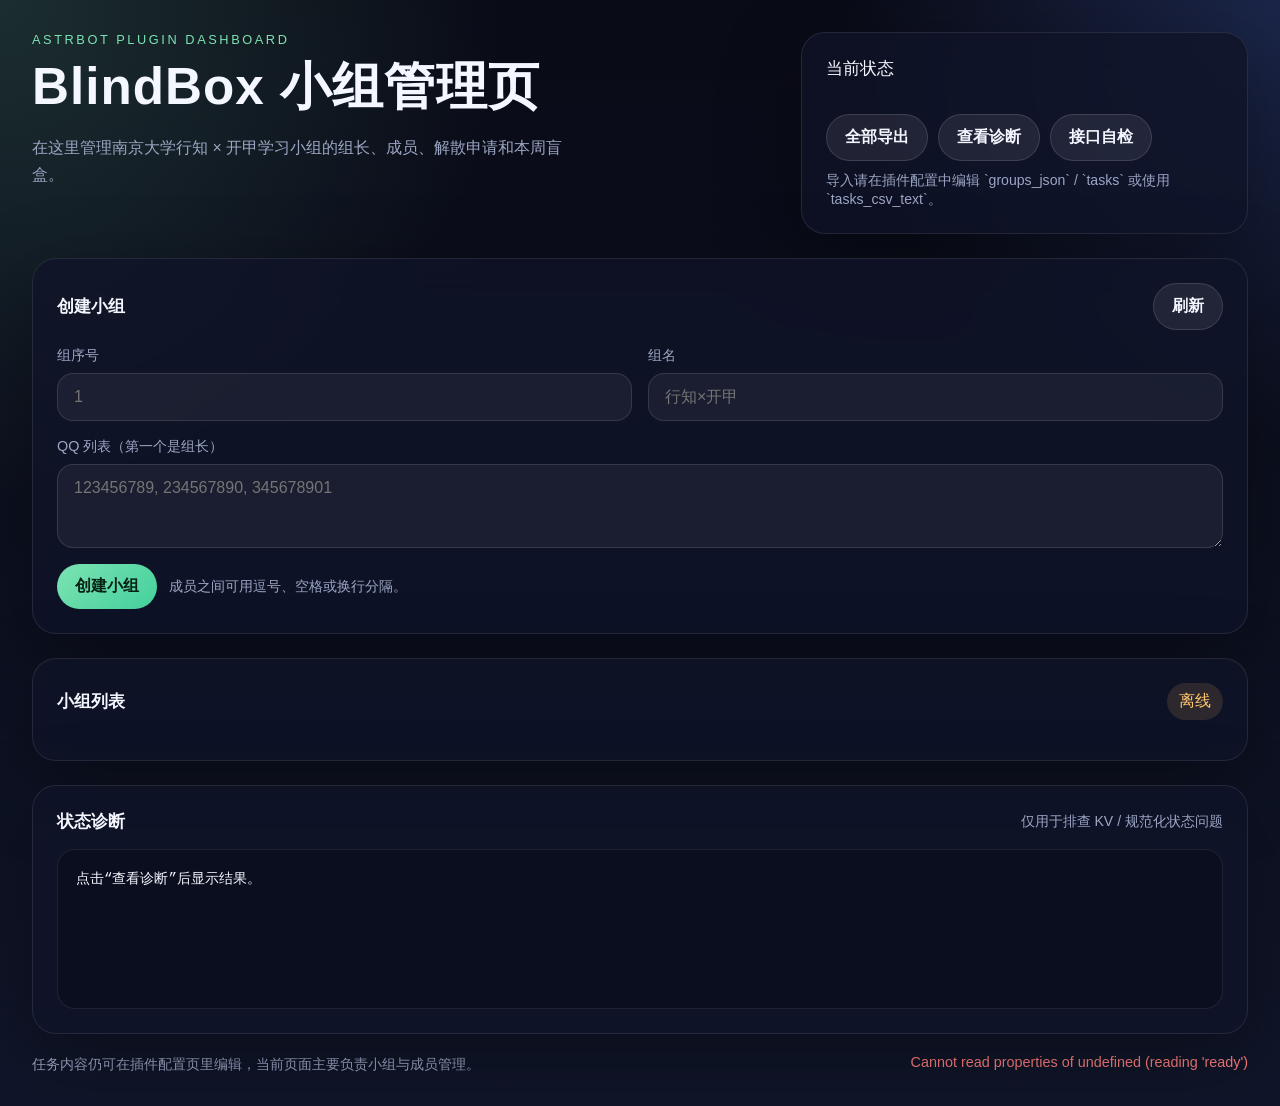
<file: pages/management/index.html>
<!doctype html>
<html lang="zh-CN">
  <head>
    <meta charset="utf-8" />
    <meta name="viewport" content="width=device-width, initial-scale=1" />
    <title>BlindBox 管理页</title>
    <link rel="stylesheet" href="./style.css" />
  </head>
  <body>
    <div class="shell">
      <header class="hero">
        <div>
          <p class="eyebrow">AstrBot Plugin Dashboard</p>
          <h1>BlindBox 小组管理页</h1>
          <p class="lead">在这里管理南京大学行知 × 开甲学习小组的组长、成员、解散申请和本周盲盒。</p>
        </div>
        <div class="hero-card">
          <div class="hero-card-title">当前状态</div>
          <div id="stats" class="stats"></div>
          <div class="hero-card-actions">
            <button id="exportAllBtn" class="secondary">全部导出</button>
            <button id="debugStateBtn" class="secondary">查看诊断</button>
            <button id="healthCheckBtn" class="secondary">接口自检</button>
            <span class="hint">导入请在插件配置中编辑 `groups_json` / `tasks` 或使用 `tasks_csv_text`。</span>
          </div>
        </div>
      </header>

      <main class="grid">
        <section class="panel panel--wide">
          <div class="panel-head">
            <h2>创建小组</h2>
            <button id="refreshBtn" class="secondary">刷新</button>
          </div>
          <form id="createForm" class="form-grid">
            <label>
              <span>组序号</span>
              <input name="group_no" placeholder="1" required />
            </label>
            <label>
              <span>组名</span>
              <input name="group_name" placeholder="行知×开甲" required />
            </label>
            <label class="full">
              <span>QQ 列表（第一个是组长）</span>
              <textarea name="qq_list" rows="3" placeholder="123456789, 234567890, 345678901"></textarea>
            </label>
            <div class="full actions-row">
              <button type="submit">创建小组</button>
              <span class="hint">成员之间可用逗号、空格或换行分隔。</span>
            </div>
          </form>
        </section>

        <section class="panel panel--wide">
          <div class="panel-head">
            <h2>小组列表</h2>
            <span id="statusBadge" class="badge">加载中</span>
          </div>
          <div id="groups" class="groups"></div>
        </section>

        <section class="panel panel--wide">
          <div class="panel-head">
            <h2>状态诊断</h2>
            <span class="hint">仅用于排查 KV / 规范化状态问题</span>
          </div>
          <pre id="debugStateOutput" class="debug-output">点击“查看诊断”后显示结果。</pre>
        </section>
      </main>

      <footer class="footer">
        <span>任务内容仍可在插件配置页里编辑，当前页面主要负责小组与成员管理。</span>
        <span id="message" class="message"></span>
      </footer>
    </div>

    <!-- 自定义确认模态框（替代 window.confirm，因为 iframe 可能被 sandbox 禁用 allow-modals） -->
    <div id="confirmModal" class="confirm-modal" style="display:none;position:fixed;inset:0;align-items:center;justify-content:center;background:rgba(0,0,0,0.4);z-index:9999;">
      <div style="background:#fff;border-radius:8px;padding:16px;max-width:420px;width:90%;box-shadow:0 6px 24px rgba(0,0,0,0.2);">
        <div id="confirmModalText" style="margin-bottom:12px;color:#111;"></div>
        <div style="text-align:right;">
          <button id="confirmCancelBtn" class="ghost" style="margin-right:8px;">取消</button>
          <button id="confirmOkBtn" class="danger">确认</button>
        </div>
      </div>
    </div>

    <script type="module" src="./app.js"></script>
  </body>
</html>
</file>
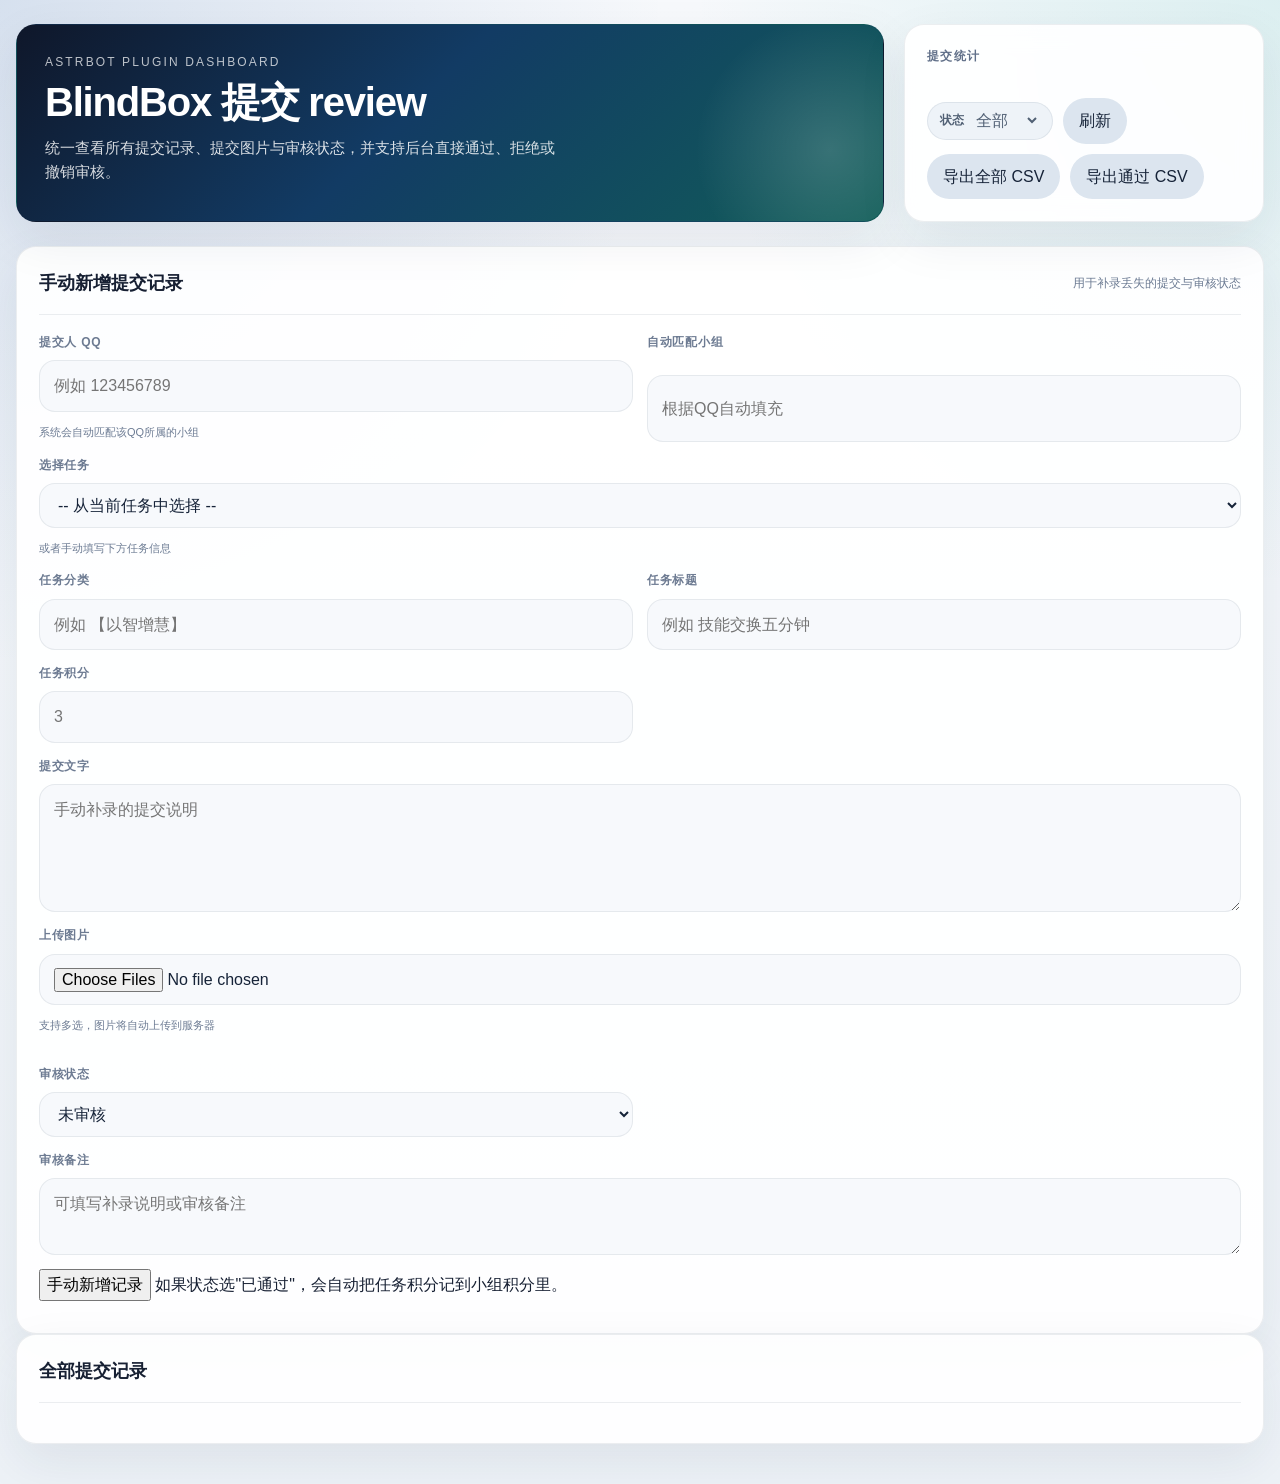
<file: pages/review/index.html>
<!doctype html>
<html lang="zh-CN">
  <head>
    <meta charset="utf-8" />
    <meta name="viewport" content="width=device-width, initial-scale=1" />
    <title>BlindBox 提交 review</title>
    <link rel="stylesheet" href="./style.css" />
  </head>
  <body>
    <div class="shell">
      <header class="hero">
        <div>
          <p class="eyebrow">AstrBot Plugin Dashboard</p>
          <h1>BlindBox 提交 review</h1>
          <p class="lead">统一查看所有提交记录、提交图片与审核状态，并支持后台直接通过、拒绝或撤销审核。</p>
        </div>
        <div class="hero-card">
          <div class="hero-card-title">提交统计</div>
          <div id="stats" class="stats"></div>
          <div class="toolbar">
            <label class="field-inline">
              <span>状态</span>
              <select id="filterSelect">
                <option value="all">全部</option>
                <option value="pending">未审核</option>
                <option value="approved">已通过</option>
                <option value="rejected">已拒绝</option>
              </select>
            </label>
            <button id="refreshBtn" class="secondary">刷新</button>
            <button id="exportAllBtn" class="secondary">导出全部 CSV</button>
            <button id="exportApprovedBtn" class="secondary">导出通过 CSV</button>
          </div>
        </div>
      </header>

      <main class="grid">
        <section class="panel panel--wide">
          <div class="panel-head">
            <h2>手动新增提交记录</h2>
            <span class="subtle">用于补录丢失的提交与审核状态</span>
          </div>
          <form id="manualCreateForm" class="manual-form">
            <label>
              <span>提交人 QQ</span>
              <input name="submitter_qq" placeholder="例如 123456789" required />
              <small class="hint-text">系统会自动匹配该QQ所属的小组</small>
            </label>
            <label>
              <span>自动匹配小组</span>
              <input name="group_no" id="autoGroupNo" placeholder="根据QQ自动填充" readonly />
            </label>
            <label class="full">
              <span>选择任务</span>
              <select name="task_selector" id="taskSelector">
                <option value="">-- 从当前任务中选择 --</option>
              </select>
              <small class="hint-text">或者手动填写下方任务信息</small>
            </label>
            <label>
              <span>任务分类</span>
              <input name="task_category" id="taskCategory" placeholder="例如 【以智增慧】" />
            </label>
            <label>
              <span>任务标题</span>
              <input name="task_title" id="taskTitle" placeholder="例如 技能交换五分钟" />
            </label>
            <label>
              <span>任务积分</span>
              <input name="task_points" id="taskPoints" type="number" step="1" placeholder="3" />
            </label>
            <label class="full">
              <span>提交文字</span>
              <textarea name="materials_text" rows="4" placeholder="手动补录的提交说明"></textarea>
            </label>
            <label class="full">
              <span>上传图片</span>
              <input type="file" name="image_files" id="imageFiles" multiple accept="image/*" />
              <small class="hint-text">支持多选，图片将自动上传到服务器</small>
              <div id="imagePreview" class="image-preview-grid"></div>
            </label>
            <label>
              <span>审核状态</span>
              <select name="review_status">
                <option value="pending">未审核</option>
                <option value="approved">已通过</option>
                <option value="rejected">已拒绝</option>
              </select>
            </label>
            <label class="full">
              <span>审核备注</span>
              <textarea name="review_reason" rows="2" placeholder="可填写补录说明或审核备注"></textarea>
            </label>
            <div class="full actions-row">
              <button type="submit">手动新增记录</button>
              <span class="hint">如果状态选"已通过"，会自动把任务积分记到小组积分里。</span>
            </div>
          </form>
        </section>

        <section class="panel panel--wide">
          <div class="panel-head">
            <h2>全部提交记录</h2>
          </div>
          <div id="message" class="message"></div>
          <div id="reviews-container" class="reviews-container"></div>
        </section>
      </main>
    </div>

    <script type="module" src="./app.js"></script>
  </body>
</html>
</file>
<file: pages/management/style.css>
:root {
  color-scheme: dark;
  --bg: #0d1021;
  --bg-soft: rgba(255, 255, 255, 0.04);
  --panel: rgba(16, 20, 40, 0.78);
  --panel-border: rgba(255, 255, 255, 0.09);
  --text: #f4f7ff;
  --muted: #9ca6c4;
  --accent: #7ce2b2;
  --accent-strong: #44d19d;
  --danger: #ff7d7d;
  --warning: #ffc76d;
  --shadow: 0 24px 80px rgba(0, 0, 0, 0.35);
  --radius: 24px;
  --radius-sm: 16px;
}

* {
  box-sizing: border-box;
}

body {
  margin: 0;
  min-height: 100vh;
  color: var(--text);
  font-family: "Segoe UI", "PingFang SC", "Hiragino Sans GB", "Microsoft YaHei", sans-serif;
  background:
    radial-gradient(circle at top left, rgba(124, 226, 178, 0.16), transparent 30%),
    radial-gradient(circle at top right, rgba(91, 132, 255, 0.22), transparent 26%),
    linear-gradient(180deg, #090b16 0%, #10162a 100%);
}

.shell {
  max-width: 1360px;
  margin: 0 auto;
  padding: 32px;
}

.hero {
  display: grid;
  grid-template-columns: minmax(0, 1.5fr) minmax(320px, 0.9fr);
  gap: 24px;
  align-items: stretch;
  margin-bottom: 24px;
}

.hero h1 {
  margin: 6px 0 12px;
  font-size: clamp(2rem, 4vw, 3.8rem);
  letter-spacing: 0.02em;
}

.eyebrow {
  margin: 0;
  color: var(--accent);
  text-transform: uppercase;
  letter-spacing: 0.2em;
  font-size: 0.8rem;
}

.lead {
  max-width: 60ch;
  margin: 0;
  color: var(--muted);
  line-height: 1.7;
}

.hero-card,
.panel {
  background: var(--panel);
  border: 1px solid var(--panel-border);
  backdrop-filter: blur(18px);
  box-shadow: var(--shadow);
  border-radius: var(--radius);
}

.hero-card {
  padding: 24px;
}

.hero-card-title,
.panel-head h2 {
  margin: 0;
  font-size: 1.05rem;
}

.stats {
  display: grid;
  grid-template-columns: repeat(2, minmax(0, 1fr));
  gap: 12px;
  margin-top: 16px;
}

.stat {
  padding: 16px;
  border-radius: 18px;
  background: rgba(255, 255, 255, 0.04);
  border: 1px solid rgba(255, 255, 255, 0.06);
}

.stat strong {
  display: block;
  font-size: 1.35rem;
  margin-bottom: 4px;
}

.stat span {
  color: var(--muted);
  font-size: 0.88rem;
}

.grid {
  display: grid;
  gap: 24px;
}

.panel {
  padding: 24px;
}

.panel--wide {
  width: 100%;
}

.panel-head {
  display: flex;
  align-items: center;
  justify-content: space-between;
  gap: 16px;
  margin-bottom: 16px;
}

button,
input,
textarea,
select {
  font: inherit;
}

button {
  border: none;
  border-radius: 999px;
  padding: 12px 18px;
  background: linear-gradient(135deg, var(--accent) 0%, var(--accent-strong) 100%);
  color: #062112;
  font-weight: 700;
  cursor: pointer;
  transition: transform 0.15s ease, filter 0.15s ease;
}

button:hover {
  transform: translateY(-1px);
  filter: brightness(1.05);
}

button.secondary {
  background: rgba(255, 255, 255, 0.08);
  color: var(--text);
  border: 1px solid rgba(255, 255, 255, 0.12);
}

button.danger {
  background: linear-gradient(135deg, #ff8080 0%, #ff5f6d 100%);
  color: white;
}

button.ghost {
  background: rgba(255, 255, 255, 0.06);
  color: var(--text);
  border: 1px solid rgba(255, 255, 255, 0.12);
}

.form-grid {
  display: grid;
  grid-template-columns: repeat(2, minmax(0, 1fr));
  gap: 16px;
}

label {
  display: grid;
  gap: 8px;
}

label span {
  color: var(--muted);
  font-size: 0.9rem;
}

input,
textarea,
select {
  width: 100%;
  padding: 14px 16px;
  border-radius: 16px;
  border: 1px solid rgba(255, 255, 255, 0.12);
  background: rgba(255, 255, 255, 0.05);
  color: var(--text);
  outline: none;
}

input:focus,
textarea:focus,
select:focus {
  border-color: rgba(124, 226, 178, 0.6);
  box-shadow: 0 0 0 4px rgba(124, 226, 178, 0.12);
}

button:disabled {
  cursor: not-allowed;
  opacity: 0.5;
  transform: none;
}

textarea {
  resize: vertical;
}

.full {
  grid-column: 1 / -1;
}

.actions-row {
  display: flex;
  align-items: center;
  gap: 12px;
  flex-wrap: wrap;
}

.hint {
  color: var(--muted);
  font-size: 0.88rem;
}

.groups {
  display: grid;
  grid-template-columns: repeat(auto-fit, minmax(300px, 1fr));
  gap: 16px;
}

.group-card {
  border-radius: 20px;
  border: 1px solid rgba(255, 255, 255, 0.08);
  background: linear-gradient(180deg, rgba(255, 255, 255, 0.045), rgba(255, 255, 255, 0.03));
  padding: 18px;
  display: grid;
  gap: 14px;
}

.group-top {
  display: flex;
  align-items: flex-start;
  justify-content: space-between;
  gap: 12px;
}

.group-name {
  margin: 0 0 8px;
  font-size: 1.1rem;
}

.group-score {
  color: var(--muted);
  font-size: 0.92rem;
  line-height: 1.7;
}

.group-score strong {
  color: var(--text);
}

.group-meta,
.group-members,
.group-draw {
  color: var(--muted);
  font-size: 0.92rem;
  line-height: 1.7;
}

.task-block {
  display: grid;
  gap: 10px;
  padding: 14px;
  border-radius: 18px;
  background: rgba(255, 255, 255, 0.04);
  border: 1px solid rgba(255, 255, 255, 0.08);
}

.task-overview {
  margin: 0;
  padding: 14px;
  border-radius: 16px;
  background: rgba(0, 0, 0, 0.18);
  border: 1px solid rgba(255, 255, 255, 0.08);
  color: var(--text);
  white-space: pre-wrap;
  word-break: break-word;
  line-height: 1.65;
  font-size: 0.88rem;
}

.task-overview--empty {
  color: var(--muted);
}

.task-editor select {
  min-width: 0;
}

.group-badge {
  padding: 6px 10px;
  border-radius: 999px;
  background: rgba(124, 226, 178, 0.12);
  color: var(--accent);
  font-size: 0.78rem;
}

.group-badge.warn {
  background: rgba(255, 199, 109, 0.12);
  color: var(--warning);
}

.group-badge.danger {
  background: rgba(255, 125, 125, 0.12);
  color: var(--danger);
}

.inline-form {
  display: grid;
  grid-template-columns: 1fr auto;
  gap: 10px;
}

.inline-form input[type="number"] {
  min-width: 0;
}

.inline-form--wide {
  flex: 1 1 100%;
}

.inline-form input {
  min-width: 0;
}

.group-actions {
  display: flex;
  flex-wrap: wrap;
  gap: 10px;
}

.hero-card-actions {
  display: flex;
  flex-wrap: wrap;
  gap: 10px;
  align-items: center;
  margin-top: 18px;
}

.debug-output {
  margin: 0;
  padding: 18px;
  min-height: 160px;
  max-height: 520px;
  overflow: auto;
  border-radius: 18px;
  border: 1px solid rgba(255, 255, 255, 0.08);
  background: rgba(0, 0, 0, 0.22);
  color: var(--text);
  white-space: pre-wrap;
  word-break: break-word;
  line-height: 1.6;
  font-size: 0.88rem;
}

.footer {
  display: flex;
  justify-content: space-between;
  gap: 16px;
  align-items: center;
  margin-top: 20px;
  color: var(--muted);
  font-size: 0.9rem;
}

.badge {
  padding: 8px 12px;
  border-radius: 999px;
  background: rgba(255, 255, 255, 0.08);
  color: var(--text);
}

.badge.ok {
  background: rgba(124, 226, 178, 0.12);
  color: var(--accent);
}

.badge.warn {
  background: rgba(255, 199, 109, 0.12);
  color: var(--warning);
}

.message {
  min-height: 1.4em;
  text-align: right;
}

.message.ok {
  color: var(--accent);
}

.message.warn {
  color: var(--warning);
}

.message.err {
  color: var(--danger);
}

@media (max-width: 920px) {
  .hero {
    grid-template-columns: 1fr;
  }

  .form-grid {
    grid-template-columns: 1fr;
  }

  .inline-form {
    grid-template-columns: 1fr;
  }

  .footer {
    flex-direction: column;
    align-items: flex-start;
  }
}
</file>
<file: pages/review/style.css>
* {
  box-sizing: border-box;
}

html {
  background: #eef2f6;
}

body {
  margin: 0;
  color: #172033;
  font-family: -apple-system, BlinkMacSystemFont, "Segoe UI", "PingFang SC", "Hiragino Sans GB", "Microsoft YaHei", sans-serif;
  line-height: 1.6;
  background:
    radial-gradient(circle at top left, rgba(44, 98, 168, 0.16), transparent 34%),
    radial-gradient(circle at top right, rgba(28, 170, 160, 0.12), transparent 30%),
    linear-gradient(180deg, #f7f9fc 0%, #edf2f7 100%);
}

button,
select {
  font: inherit;
}

.shell {
  width: min(1320px, calc(100vw - 32px));
  margin: 0 auto;
  padding: 24px 0 40px;
}

.hero {
  display: grid;
  grid-template-columns: minmax(0, 1fr) 360px;
  gap: 20px;
  align-items: stretch;
  margin-bottom: 24px;
}

.hero > div:first-child,
.hero-card,
.panel {
  border: 1px solid rgba(18, 37, 68, 0.08);
  border-radius: 20px;
  box-shadow: 0 18px 50px rgba(22, 38, 65, 0.08);
}

.hero > div:first-child {
  padding: 28px;
  background: linear-gradient(135deg, #0f172a 0%, #123b64 45%, #115e59 100%);
  color: #fff;
  overflow: hidden;
  position: relative;
}

.hero > div:first-child::after {
  content: "";
  position: absolute;
  inset: auto -10% -35% auto;
  width: 280px;
  height: 280px;
  border-radius: 50%;
  background: radial-gradient(circle, rgba(255, 255, 255, 0.16), transparent 68%);
}

.hero h1 {
  margin: 8px 0 12px;
  font-size: clamp(28px, 4vw, 40px);
  line-height: 1.1;
  letter-spacing: -0.03em;
}

.hero .lead {
  max-width: 62ch;
  margin: 0;
  font-size: 15px;
  color: rgba(255, 255, 255, 0.84);
}

.eyebrow {
  margin: 0;
  font-size: 12px;
  letter-spacing: 0.18em;
  text-transform: uppercase;
  color: rgba(255, 255, 255, 0.72);
}

.hero-card {
  display: flex;
  flex-direction: column;
  gap: 16px;
  padding: 22px;
  background: rgba(255, 255, 255, 0.92);
  backdrop-filter: blur(12px);
}

.hero-card-title {
  font-size: 12px;
  font-weight: 700;
  letter-spacing: 0.12em;
  text-transform: uppercase;
  color: #617089;
}

.stats {
  display: grid;
  grid-template-columns: repeat(2, minmax(0, 1fr));
  gap: 12px;
}

.stat-item {
  padding: 14px;
  border-radius: 16px;
  background: linear-gradient(180deg, #fff 0%, #f5f8fc 100%);
  border: 1px solid rgba(18, 37, 68, 0.08);
}

.stat-item strong {
  display: block;
  font-size: 24px;
  line-height: 1;
  color: #132238;
}

.stat-item span {
  display: block;
  margin-top: 8px;
  font-size: 12px;
  color: #617089;
}

.toolbar {
  display: flex;
  flex-wrap: wrap;
  gap: 10px;
  align-items: center;
}

.field-inline {
  display: flex;
  align-items: center;
  gap: 8px;
  padding: 8px 12px;
  border-radius: 999px;
  background: #eef3f8;
  color: #516074;
  border: 1px solid rgba(18, 37, 68, 0.08);
}

.field-inline span {
  font-size: 12px;
  font-weight: 700;
}

.field-inline select {
  border: 0;
  background: transparent;
  color: inherit;
  outline: none;
}

.secondary,
.btn {
  border: 0;
  border-radius: 999px;
  padding: 10px 16px;
  cursor: pointer;
  transition: transform 0.18s ease, box-shadow 0.18s ease, background 0.18s ease;
}

.secondary:hover,
.btn:hover {
  transform: translateY(-1px);
}

.secondary {
  background: #dce5ef;
  color: #162338;
}

.panel {
  background: rgba(255, 255, 255, 0.92);
  padding: 22px;
}

.panel--wide {
  grid-column: 1 / -1;
}

.panel-head {
  display: flex;
  justify-content: space-between;
  align-items: center;
  gap: 16px;
  margin-bottom: 18px;
  padding-bottom: 16px;
  border-bottom: 1px solid rgba(18, 37, 68, 0.08);
}

.panel-head h2 {
  margin: 0;
  font-size: 18px;
}

.manual-form {
  display: grid;
  grid-template-columns: repeat(2, minmax(0, 1fr));
  gap: 14px;
  margin-bottom: 10px;
}

.manual-form label {
  display: grid;
  gap: 8px;
}

.manual-form label span {
  font-size: 12px;
  font-weight: 700;
  letter-spacing: 0.06em;
  text-transform: uppercase;
  color: #6d7b92;
}

.manual-form input,
.manual-form textarea,
.manual-form select {
  width: 100%;
  border-radius: 16px;
  border: 1px solid rgba(18, 37, 68, 0.08);
  background: #f7f9fc;
  padding: 12px 14px;
  color: #162338;
  font: inherit;
  outline: none;
}

.manual-form input:focus,
.manual-form textarea:focus,
.manual-form select:focus {
  border-color: rgba(44, 98, 168, 0.55);
  box-shadow: 0 0 0 4px rgba(44, 98, 168, 0.12);
}

.manual-form textarea {
  resize: vertical;
}

.manual-form .full {
  grid-column: 1 / -1;
}

.hint-text {
  font-size: 11px;
  color: #6c7b93;
  margin-top: 4px;
  display: block;
}

.image-preview-grid {
  display: grid;
  grid-template-columns: repeat(auto-fill, minmax(100px, 1fr));
  gap: 8px;
  margin-top: 8px;
}

.image-preview-item {
  position: relative;
  aspect-ratio: 1 / 1;
  border-radius: 8px;
  overflow: hidden;
  border: 1px solid rgba(18, 37, 68, 0.08);
}

.image-preview-item img {
  width: 100%;
  height: 100%;
  object-fit: cover;
}

.image-preview-remove {
  position: absolute;
  top: 4px;
  right: 4px;
  width: 20px;
  height: 20px;
  border-radius: 50%;
  background: rgba(0, 0, 0, 0.6);
  color: #fff;
  border: none;
  cursor: pointer;
  display: flex;
  align-items: center;
  justify-content: center;
  font-size: 14px;
  line-height: 1;
}

.image-preview-remove:hover {
  background: rgba(0, 0, 0, 0.8);
}

.message {
  display: none;
  margin-bottom: 18px;
  padding: 12px 14px;
  border-radius: 14px;
  font-size: 14px;
}

.message.ok,
.message.error {
  display: block;
}

.message.ok {
  background: #e7f7ee;
  color: #13653a;
  border: 1px solid #b8e6cd;
}

.message.error {
  background: #fdecec;
  color: #b42318;
  border: 1px solid #f4c3c0;
}

.reviews-container {
  display: grid;
  gap: 18px;
}

.empty-state {
  padding: 42px 18px;
  border-radius: 18px;
  text-align: center;
  color: #6b778c;
  background: #f7f9fc;
  border: 1px dashed rgba(18, 37, 68, 0.16);
}

.empty-state--error {
  color: #a15b57;
  background: #fff3f2;
}

.review-card {
  overflow: hidden;
  border-radius: 18px;
  background: #fff;
  border: 1px solid rgba(18, 37, 68, 0.08);
  box-shadow: 0 14px 30px rgba(20, 31, 47, 0.06);
}

.review-card__header {
  display: flex;
  justify-content: space-between;
  gap: 16px;
  padding: 18px 20px;
  background: linear-gradient(180deg, #fbfcfe 0%, #f4f7fb 100%);
  border-bottom: 1px solid rgba(18, 37, 68, 0.08);
}

.review-card__group {
  display: flex;
  gap: 14px;
  align-items: flex-start;
}

.review-card__group h3 {
  margin: 0 0 2px;
  font-size: 18px;
}

.subtle {
  font-size: 12px;
  color: #6c7b93;
}

.group-tag,
.status,
.points-pill {
  display: inline-flex;
  align-items: center;
  justify-content: center;
  min-height: 32px;
  border-radius: 999px;
  padding: 0 12px;
  font-size: 12px;
  font-weight: 700;
}

.group-tag {
  background: #143b63;
  color: #fff;
}

.status-wrap {
  display: flex;
  gap: 10px;
  align-items: center;
  flex-wrap: wrap;
  justify-content: flex-end;
}

.status--pending {
  background: #fff4d6;
  color: #8a5a00;
}

.status--approved {
  background: #dcf7e7;
  color: #126b3a;
}

.status--rejected {
  background: #fde2e2;
  color: #b42318;
}

.points-pill {
  background: #e9f1ff;
  color: #1e4f8f;
}

.review-card__body {
  display: grid;
  gap: 16px;
  padding: 18px 20px 20px;
}

.info-grid {
  display: grid;
  grid-template-columns: repeat(2, minmax(0, 1fr));
  gap: 14px;
}

.info-box {
  padding: 14px;
  border-radius: 16px;
  background: #f7f9fc;
  border: 1px solid rgba(18, 37, 68, 0.08);
}

.section-title {
  margin-bottom: 10px;
  font-size: 12px;
  font-weight: 700;
  letter-spacing: 0.08em;
  text-transform: uppercase;
  color: #6d7b92;
}

.task-line {
  font-size: 15px;
  color: #162338;
}

.materials-content {
  margin: 0;
  padding: 14px;
  border-radius: 14px;
  background: #fff;
  border: 1px solid rgba(18, 37, 68, 0.08);
  white-space: pre-wrap;
  word-break: break-word;
  max-height: 320px;
  overflow: auto;
}

.attachments {
  display: grid;
  gap: 10px;
}

.attachments-grid {
  display: grid;
  grid-template-columns: repeat(auto-fill, minmax(150px, 1fr));
  gap: 12px;
}

.attachment-card {
  display: grid;
  gap: 8px;
  padding: 10px;
  border-radius: 16px;
  background: #fff;
  border: 1px solid rgba(18, 37, 68, 0.08);
  text-decoration: none;
  color: inherit;
}

.attachment-card img {
  width: 100%;
  aspect-ratio: 1 / 1;
  object-fit: cover;
  border-radius: 12px;
  display: block;
  background: #eef3f8;
}

.attachment-card span {
  font-size: 12px;
  color: #617089;
  overflow: hidden;
  text-overflow: ellipsis;
  white-space: nowrap;
}

.attachment-card--missing {
  align-items: center;
  justify-items: center;
  min-height: 170px;
}

.attachment-placeholder {
  display: flex;
  align-items: center;
  justify-content: center;
  width: 100%;
  aspect-ratio: 1 / 1;
  border-radius: 12px;
  background: linear-gradient(135deg, #dbe7f3, #edf3f9);
  color: #48607c;
  font-size: 13px;
  text-align: center;
  padding: 12px;
}

.review-footnote {
  display: flex;
  flex-wrap: wrap;
  gap: 10px 16px;
  padding-top: 2px;
  color: #617089;
  font-size: 13px;
}

.review-card__actions {
  display: flex;
  justify-content: flex-end;
  gap: 10px;
  padding: 16px 20px 20px;
  border-top: 1px solid rgba(18, 37, 68, 0.08);
  background: #fbfcfe;
}

.btn--primary {
  background: linear-gradient(135deg, #1f7a4f, #1891a3);
  color: #fff;
}

.btn--danger {
  background: linear-gradient(135deg, #c0392b, #e74c3c);
  color: #fff;
}

.btn--ghost {
  background: #e6edf5;
  color: #17324d;
}

@media (max-width: 1024px) {
  .hero {
    grid-template-columns: 1fr;
  }

  .info-grid {
    grid-template-columns: 1fr;
  }
}

@media (max-width: 720px) {
  .shell {
    width: min(100vw - 20px, 1320px);
    padding-top: 10px;
  }

  .hero > div:first-child,
  .hero-card,
  .panel {
    border-radius: 16px;
  }

  .stats {
    grid-template-columns: 1fr 1fr;
  }

  .review-card__header,
  .review-card__actions,
  .panel-head {
    flex-direction: column;
    align-items: flex-start;
  }

  .status-wrap {
    justify-content: flex-start;
  }

  .attachments-grid {
    grid-template-columns: repeat(auto-fill, minmax(120px, 1fr));
  }

  .review-card__actions {
    align-items: stretch;
  }

  .review-card__actions .btn {
    width: 100%;
  }

  .manual-form {
    grid-template-columns: 1fr;
  }
}
</file>
